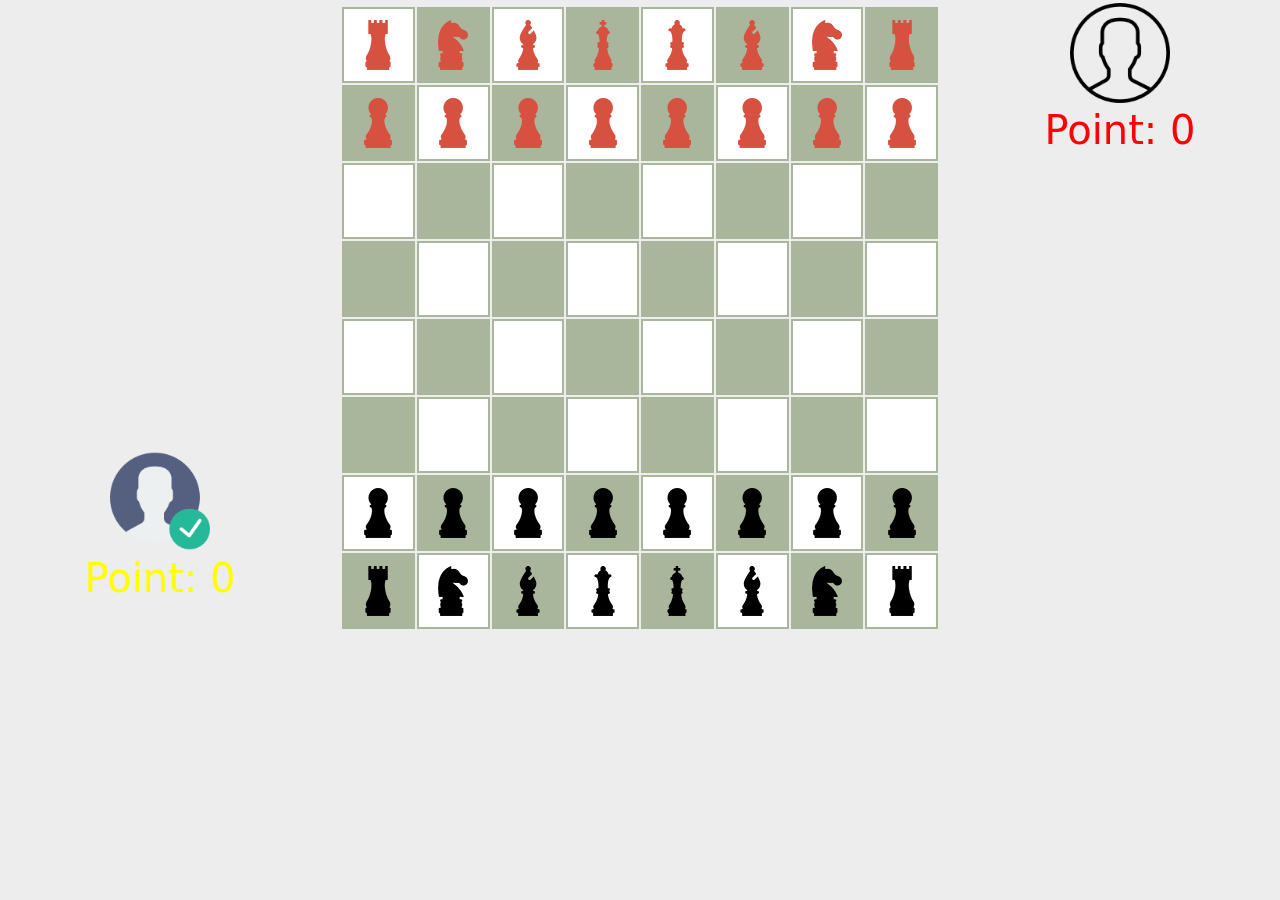
<file: Run.html>
<!DOCTYPE html>
<html lang="en">
  <head>
    <meta charset="UTF-8" />
    <meta name="viewport" content="width=device-width, initial-scale=1.0" />
    <title>GAME CỜ VUA</title>
  </head>
  <link rel="icon" href="Icon/icon.png" />
  <link rel="stylesheet" href="./CSS/style.css" />
  <script src="JS/Sources.js"></script>
  <script src="JS/KhoiTao.js"></script>
  <script src="JS/Funstion.js"></script>
  <script type="text/javascript" src="JS/DetermineDirection/Tot.js"></script>
  <script type="text/javascript" src="JS/DetermineDirection/Vua.js"></script>
  <script type="text/javascript" src="JS/DetermineDirection/Xe.js"></script>
  <script type="text/javascript" src="JS/DetermineDirection/Tuong.js"></script>
  <script type="text/javascript" src="JS/DetermineDirection/Ma.js"></script>
  <script type="text/javascript" src="JS/DetermineDirection/Hau.js"></script>

  <script>
	var isClick = false, isChessman = false;
	var Location = "00";
	var PointRed = 0, PointBlack = 0;
	
	function KhoiTao(){
		DrawingChessboard();
		SetChessPieces();
		document.getElementById("PointRed").innerHTML = "Point: 0" ;
		document.getElementById("PointBlack").innerHTML = "Point: 0";
		PointRed = 0;
		PointBlack = 0;
		isClick = false;
		isChessman = false;
	}

	// Cờ đỏ đi trước
	function Click(id){
		var X = id.charAt(0);
		var Y = id.charAt(1);
		isClick = !isClick;
		if(isClick){
			if(isRed(X, Y) != isChessman){
			isClick = !isClick;
			return;
			}	
		}
		if(isClick){
			var Name = GetName(id);
			Name = Name.substring(0, Name.indexOf('_'));
			Location = id;
			
			// Kiểm tra này là quân cờ nào để xác định đường đi
			switch(Name){
				case 'Xe':
					Xe(id);
				break;
				
				case 'Ma':
					Ma(id);
				break;
				
				case 'Tuong':
					Tuong(id);
				break;
				
				case 'Hau':
					Hau(id);
				break;
				
				case 'Vua':
					Vua(id);
				break;
				
				case 'Tot':
					Tot(id);
				break;
				
				default:
				
					// Không click vào ổ chức quân cờ nào
					isClick = !isClick;
				break;
			}
		 }else{
			 var Name = GetName(id);
			 Name = Name.substring(0, Name.indexOf('_'));
			 
			 if(isMove(Location, id)){
				 if(isChessman){
					 PointRed += GetScore(Name);
					 if(isCheckmate(Name) || PointRed == 880){
					 	alert("QUÂN ĐỎ ĐÃ CHIẾN THẮNG");
						KhoiTao();
					 }
					 document.getElementById("PointRed").innerHTML = "Point: " + PointRed;
				 }else{
					 PointBlack += GetScore(Name);
					 if(isCheckmate(Name) || PointBlack == 880){
					 	alert("QUÂN ĐEN ĐÃ CHIẾN THẮNG");
						KhoiTao();
					 }
					 document.getElementById("PointBlack").innerHTML = "Point: " + PointBlack;
				 }
				isChessman = !isChessman; 
				isTurn();
			 }
			 DrawingChessboard();
		 }
	}
</script>

<body onload="KhoiTao()">

<div id="divMain">
	<div id="divPlayerBlack">
      <table id="tblPlayerBlack">
        <tr>
          <td><img id="iBlack" src="User/User_Enb.png"  alt=""/></td>
         </tr>
         <tr>
          <td id="PointBlack">Point: 0</td>
        </tr>
    	</table>
    </div>

	<div id="divChessboard">
        <table id="Chessboard">
            <tr>
                <td id="11" onclick="Click(this.id)"><img id="i11"/></td>
                <td id="12" onclick="Click(this.id)"><img id="i12"/></td>
                <td id="13" onclick="Click(this.id)"><img id="i13"/></td>
                <td id="14" onclick="Click(this.id)"><img id="i14"/></td>
                <td id="15" onclick="Click(this.id)"><img id="i15"/></td>
                <td id="16" onclick="Click(this.id)"><img id="i16"/></td>
                <td id="17" onclick="Click(this.id)"><img id="i17"/></td>
                <td id="18" onclick="Click(this.id)"><img id="i18"/></td>
              </tr>
              <tr>
                <td id="21" onclick="Click(this.id)"><img id="i21"/></td>
                <td id="22" onclick="Click(this.id)"><img id="i22"/></td>
                <td id="23" onclick="Click(this.id)"><img id="i23"/></td>
                <td id="24" onclick="Click(this.id)"><img id="i24"/></td>
                <td id="25" onclick="Click(this.id)"><img id="i25"/></td>
                <td id="26" onclick="Click(this.id)"><img id="i26"/></td>
                <td id="27" onclick="Click(this.id)"><img id="i27"/></td>
                <td id="28" onclick="Click(this.id)"><img id="i28"/></td>
              </tr>
              <tr>
                <td id="31" onclick="Click(this.id)"><img id="i31"/></td>
                <td id="32" onclick="Click(this.id)"><img id="i32"/></td>
                <td id="33" onclick="Click(this.id)"><img id="i33"/></td>
                <td id="34" onclick="Click(this.id)"><img id="i34"/></td>
                <td id="35" onclick="Click(this.id)"><img id="i35"/></td>
                <td id="36" onclick="Click(this.id)"><img id="i36"/></td>
                <td id="37" onclick="Click(this.id)"><img id="i37"/></td>
                <td id="38" onclick="Click(this.id)"><img id="i38"/></td>
              </tr>
              <tr>
                <td id="41" onclick="Click(this.id)"><img id="i41"/></td>
                <td id="42" onclick="Click(this.id)"><img id="i42"/></td>
                <td id="43" onclick="Click(this.id)"><img id="i43"/></td>
                <td id="44" onclick="Click(this.id)"><img id="i44"/></td>
                <td id="45" onclick="Click(this.id)"><img id="i45"/></td>
                <td id="46" onclick="Click(this.id)"><img id="i46"/></td>
                <td id="47" onclick="Click(this.id)"><img id="i47"/></td>
                <td id="48" onclick="Click(this.id)"><img id="i48"/></td>
              </tr>
              <tr>
                <td id="51" onclick="Click(this.id)"><img id="i51"/></td>
                <td id="52" onclick="Click(this.id)"><img id="i52"/></td>
                <td id="53" onclick="Click(this.id)"><img id="i53"/></td>
                <td id="54" onclick="Click(this.id)"><img id="i54"/></td>
                <td id="55" onclick="Click(this.id)"><img id="i55"/></td>
                <td id="56" onclick="Click(this.id)"><img id="i56"/></td>
                <td id="57" onclick="Click(this.id)"><img id="i57"/></td>
                <td id="58" onclick="Click(this.id)"><img id="i58"/></td>
              </tr>
              <tr>
                <td id="61" onclick="Click(this.id)"><img id="i61"/></td>
                <td id="62" onclick="Click(this.id)"><img id="i62"/></td>
                <td id="63" onclick="Click(this.id)"><img id="i63"/></td>
                <td id="64" onclick="Click(this.id)"><img id="i64"/></td>
                <td id="65" onclick="Click(this.id)"><img id="i65"/></td>
                <td id="66" onclick="Click(this.id)"><img id="i66"/></td>
                <td id="67" onclick="Click(this.id)"><img id="i67"/></td>
                <td id="68" onclick="Click(this.id)"><img id="i68"/></td>
              </tr>
              <tr>
                <td id="71" onclick="Click(this.id)"><img id="i71"/></td>
                <td id="72" onclick="Click(this.id)"><img id="i72"/></td>
                <td id="73" onclick="Click(this.id)"><img id="i73"/></td>
                <td id="74" onclick="Click(this.id)"><img id="i74"/></td>
                <td id="75" onclick="Click(this.id)"><img id="i75"/></td>
                <td id="76" onclick="Click(this.id)"><img id="i76"/></td>
                <td id="77" onclick="Click(this.id)"><img id="i77"/></td>
                <td id="78" onclick="Click(this.id)"><img id="i78"/></td>
              </tr>
              <tr>
                <td id="81" onclick="Click(this.id)"><img id="i81"/></td>
                <td id="82" onclick="Click(this.id)"><img id="i82"/></td>
                <td id="83" onclick="Click(this.id)"><img id="i83"/></td>
                <td id="84" onclick="Click(this.id)"><img id="i84"/></td>
                <td id="85" onclick="Click(this.id)"><img id="i85"/></td>
                <td id="86" onclick="Click(this.id)"><img id="i86"/></td>
                <td id="87" onclick="Click(this.id)"><img id="i87"/></td>
                <td id="88" onclick="Click(this.id)"><img id="i88"/></td>
              </tr>
        </table>
    </div>
		
    <div id="divPlayerRed">
      <table id="tblPlayerRed">
        <tr>
          <td><img id="iRed" src="User/User_Dis.png"/></td>
        </tr>
        <tr>
          <td id="PointRed">Point: 0</td>
        </tr>
    	</table>
    </div>
</div> 

</body>
</html>
</file>
<file: CSS/style.css>
body{
	margin:0px;
	padding: 0px;
	background-color:#EDEDEE;
}
/*CSS Div Main*/
#divMain{
  position: fixed;
  top: 0;
  left: 0;
  bottom: 0;
  right: 0;
}
/*CSS Div ThongTin*/
#divPlayerBlack{
	float:left;
	width: 25%;
	height:100%;
}
#tblPlayerBlack {
 	width : 100%;
	margin-left: auto;
	margin-right: auto;
	margin-top: 140%;
}

#iRed, #iBlack {
	height: 100px;
	width: 100px;
}

#tblPlayerRed{
   	width : 100%;
	margin-left: auto;
	margin-right: auto;
}

#tblPlayerBlack td, #tblPlayerRed td{
	margin:auto;
	text-align:center;
	font-family:Segoe, "Segoe UI", "DejaVu Sans", "Trebuchet MS", Verdana, sans-serif;
	font-weight:lighter;
	font-size:40px;
	min-height: 100%;
}

/*CSS Div Ban co*/
#divChessboard{
	padding-top: 5px;
	float:left;
	width: 50%;
	height: 100%;
}
/*CSS Div ChoiLai*/
#divPlayerRed{
	float: left;
	width: 25%;
	height:100%;
}
#PointBlack {
	color: yellow;
}

#PointRed {
	color:#FF0004;
}


/*<!--CSS Table ban co-->*/
#Chessboard{
	margin:auto;
	height: 600px;
	width: 600px;
}

#Chessboard td {
	height: 70px;
	width: 70px;
	border-style:solid;
	border-color: #AAB69B;
	border-collapse:collapse;
	border-width: 2px;
}

#Chessboard td:hover {
  border-width: 2px;
  border-collapse: collapse;
  border-style: solid;
  border-color: #1BA39C;
}

img{
	display: block;
    margin: 0 auto;
}
</file>
